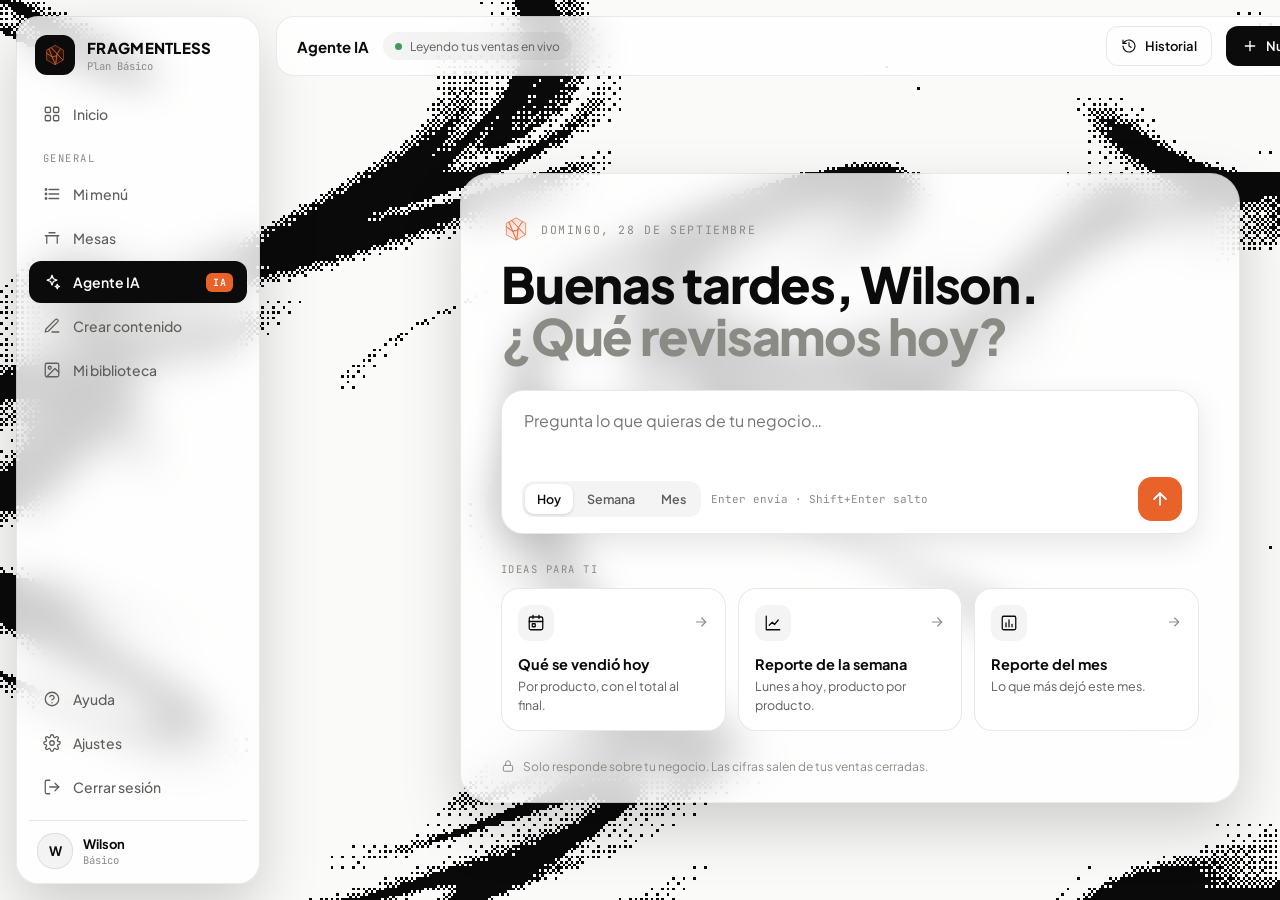
<file: panel/diseno/maquetas-agente-ia/1-bienvenida-claro.html>
<!doctype html>
<html lang="es">
<head>
<meta charset="utf-8">
<title>Agente IA — bienvenida</title>
</head>
<body>
<link rel="preconnect" href="https://fonts.googleapis.com">
<link href="https://fonts.googleapis.com/css2?family=Plus+Jakarta+Sans:wght@400;500;600;700;800&amp;family=JetBrains+Mono:wght@400;500&amp;display=swap" rel="stylesheet">
<style>
body{margin:0;background:#fafaf8;font-family:"Plus Jakarta Sans",system-ui,sans-serif;color:#0b0b0b}
.dither{image-rendering:pixelated}
.glass{backdrop-filter:blur(18px) saturate(1.1);-webkit-backdrop-filter:blur(18px) saturate(1.1)}
.mono{font-family:"JetBrains Mono",ui-monospace,monospace}
button{font-family:inherit;cursor:pointer}
a{color:#0b0b0b}a:hover{color:#E8622A}
</style>
<div style="position: relative; width: 1440px; height: 900px; overflow: hidden; background: #fafaf8">
<img class="dither" src="dither-claro.webp" alt="" style="position: absolute; left: 0; top: 0; width: 100%; height: 100%; object-fit: cover">
<nav aria-label="Menú del panel" class="glass" style="position: absolute; left: 16px; top: 16px; bottom: 16px; width: 244px; box-sizing: border-box; padding: 18px 12px 14px; display: flex; flex-direction: column; background: rgba(255,255,255,0.80); border: 1px solid rgba(0,0,0,0.08); border-radius: 22px; box-shadow: 0 24px 60px rgba(0,0,0,0.18)">
<div style="display: flex; align-items: center; gap: 12px; padding: 0 6px 18px">
<div style="width: 40px; height: 40px; border-radius: 12px; background: #0b0b0b; display: flex; align-items: center; justify-content: center">
<img src="logo.svg" alt="" style="width: 26px; height: 26px">
</div>
<div style="display: flex; flex-direction: column; gap: 2px">
<div style="font-size: 15px; font-weight: 800; letter-spacing: 0.02em">FRAGMENTLESS</div>
<div class="mono" style="font-size: 10.5px; color: #8b8b85">Plan Básico</div>
</div>
</div>
<div style="display: flex; flex-direction: column; gap: 2px">
<a href="#" style="display: flex; align-items: center; gap: 12px; height: 42px; padding: 0 14px; border-radius: 12px; background: transparent; color: #5f5f5a; text-decoration: none; font-size: 14px; font-weight: 500"><svg width="18" height="18" viewBox="0 0 24 24" fill="none" stroke="currentColor" stroke-width="1.7" stroke-linecap="round" stroke-linejoin="round" aria-hidden="true"><rect x="3" y="3" width="7" height="7" rx="1.5"></rect><rect x="14" y="3" width="7" height="7" rx="1.5"></rect><rect x="3" y="14" width="7" height="7" rx="1.5"></rect><rect x="14" y="14" width="7" height="7" rx="1.5"></rect></svg><span>Inicio</span></a>
<div class="mono" style="font-size: 10.5px; letter-spacing: 0.14em; color: #8b8b85; padding: 14px 14px 6px">GENERAL</div>
<a href="#" style="display: flex; align-items: center; gap: 12px; height: 42px; padding: 0 14px; border-radius: 12px; background: transparent; color: #5f5f5a; text-decoration: none; font-size: 14px; font-weight: 500"><svg width="18" height="18" viewBox="0 0 24 24" fill="none" stroke="currentColor" stroke-width="1.7" stroke-linecap="round" stroke-linejoin="round" aria-hidden="true"><path d="M8 6h13"></path><path d="M8 12h13"></path><path d="M8 18h13"></path><circle cx="4" cy="6" r="1"></circle><circle cx="4" cy="12" r="1"></circle><circle cx="4" cy="18" r="1"></circle></svg><span>Mi menú</span></a>
<a href="#" style="display: flex; align-items: center; gap: 12px; height: 42px; padding: 0 14px; border-radius: 12px; background: transparent; color: #5f5f5a; text-decoration: none; font-size: 14px; font-weight: 500"><svg width="18" height="18" viewBox="0 0 24 24" fill="none" stroke="currentColor" stroke-width="1.7" stroke-linecap="round" stroke-linejoin="round" aria-hidden="true"><path d="M3 9h18"></path><path d="M5 9v10"></path><path d="M19 9v10"></path><path d="M8 5h8"></path></svg><span>Mesas</span></a>
<a href="#" style="display: flex; align-items: center; gap: 12px; height: 42px; padding: 0 14px; border-radius: 12px; background: #0b0b0b; color: #ffffff; text-decoration: none; font-size: 14px; font-weight: 600"><svg width="18" height="18" viewBox="0 0 24 24" fill="none" stroke="currentColor" stroke-width="1.7" stroke-linecap="round" stroke-linejoin="round" aria-hidden="true"><path d="M12 3l1.8 4.7L18.5 9.5l-4.7 1.8L12 16l-1.8-4.7L5.5 9.5l4.7-1.8z"></path><path d="M19 15l.8 2.2L22 18l-2.2.8L19 21l-.8-2.2L16 18l2.2-.8z"></path></svg><span>Agente IA</span><span class="mono" style="margin-left: auto; font-size: 10px; padding: 3px 7px; border-radius: 6px; background: #E8622A; color: #ffffff; letter-spacing: 0.04em">IA</span></a>
<a href="#" style="display: flex; align-items: center; gap: 12px; height: 42px; padding: 0 14px; border-radius: 12px; background: transparent; color: #5f5f5a; text-decoration: none; font-size: 14px; font-weight: 500"><svg width="18" height="18" viewBox="0 0 24 24" fill="none" stroke="currentColor" stroke-width="1.7" stroke-linecap="round" stroke-linejoin="round" aria-hidden="true"><path d="M12 20h9"></path><path d="M16.5 3.5a2.1 2.1 0 0 1 3 3L7 19l-4 1 1-4z"></path></svg><span>Crear contenido</span></a>
<a href="#" style="display: flex; align-items: center; gap: 12px; height: 42px; padding: 0 14px; border-radius: 12px; background: transparent; color: #5f5f5a; text-decoration: none; font-size: 14px; font-weight: 500"><svg width="18" height="18" viewBox="0 0 24 24" fill="none" stroke="currentColor" stroke-width="1.7" stroke-linecap="round" stroke-linejoin="round" aria-hidden="true"><rect x="3" y="3" width="18" height="18" rx="2"></rect><circle cx="9" cy="9" r="2"></circle><path d="M21 15l-5-5L5 21"></path></svg><span>Mi biblioteca</span></a>
</div>
<div style="flex-grow: 1"></div>
<div style="display: flex; flex-direction: column; gap: 2px">
<a href="#" style="display: flex; align-items: center; gap: 12px; height: 42px; padding: 0 14px; border-radius: 12px; background: transparent; color: #5f5f5a; text-decoration: none; font-size: 14px; font-weight: 500"><svg width="18" height="18" viewBox="0 0 24 24" fill="none" stroke="currentColor" stroke-width="1.7" stroke-linecap="round" stroke-linejoin="round" aria-hidden="true"><circle cx="12" cy="12" r="9"></circle><path d="M9.1 9a3 3 0 0 1 5.8 1c0 2-3 3-3 3"></path><path d="M12 17h.01"></path></svg><span>Ayuda</span></a>
<a href="#" style="display: flex; align-items: center; gap: 12px; height: 42px; padding: 0 14px; border-radius: 12px; background: transparent; color: #5f5f5a; text-decoration: none; font-size: 14px; font-weight: 500"><svg width="18" height="18" viewBox="0 0 24 24" fill="none" stroke="currentColor" stroke-width="1.7" stroke-linecap="round" stroke-linejoin="round" aria-hidden="true"><circle cx="12" cy="12" r="3"></circle><path d="M19.4 15a1.7 1.7 0 0 0 .3 1.8l.1.1a2 2 0 1 1-2.8 2.8l-.1-.1a1.7 1.7 0 0 0-1.8-.3 1.7 1.7 0 0 0-1 1.5V21a2 2 0 1 1-4 0v-.1a1.7 1.7 0 0 0-1.1-1.5 1.7 1.7 0 0 0-1.8.3l-.1.1a2 2 0 1 1-2.8-2.8l.1-.1a1.7 1.7 0 0 0 .3-1.8 1.7 1.7 0 0 0-1.5-1H3a2 2 0 1 1 0-4h.1a1.7 1.7 0 0 0 1.5-1.1 1.7 1.7 0 0 0-.3-1.8l-.1-.1a2 2 0 1 1 2.8-2.8l.1.1a1.7 1.7 0 0 0 1.8.3H9a1.7 1.7 0 0 0 1-1.5V3a2 2 0 1 1 4 0v.1a1.7 1.7 0 0 0 1 1.5 1.7 1.7 0 0 0 1.8-.3l.1-.1a2 2 0 1 1 2.8 2.8l-.1.1a1.7 1.7 0 0 0-.3 1.8V9a1.7 1.7 0 0 0 1.5 1H21a2 2 0 1 1 0 4h-.1a1.7 1.7 0 0 0-1.5 1z"></path></svg><span>Ajustes</span></a>
<a href="#" style="display: flex; align-items: center; gap: 12px; height: 42px; padding: 0 14px; border-radius: 12px; background: transparent; color: #5f5f5a; text-decoration: none; font-size: 14px; font-weight: 500"><svg width="18" height="18" viewBox="0 0 24 24" fill="none" stroke="currentColor" stroke-width="1.7" stroke-linecap="round" stroke-linejoin="round" aria-hidden="true"><path d="M9 21H5a2 2 0 0 1-2-2V5a2 2 0 0 1 2-2h4"></path><path d="M16 17l5-5-5-5"></path><path d="M21 12H9"></path></svg><span>Cerrar sesión</span></a>
</div>
<div style="margin-top: 12px; padding: 12px 8px 0; border-top: 1px solid rgba(0,0,0,0.09); display: flex; align-items: center; gap: 10px">
<div style="width: 34px; height: 34px; border-radius: 17px; background: rgba(0,0,0,0.045); border: 1px solid rgba(0,0,0,0.09); display: flex; align-items: center; justify-content: center; font-weight: 700; font-size: 13px">W</div>
<div style="display: flex; flex-direction: column; gap: 1px">
<div style="font-size: 13px; font-weight: 700">Wilson</div>
<div class="mono" style="font-size: 10.5px; color: #8b8b85">Básico</div>
</div>
</div>
</nav>
<header class="glass" style="position: absolute; left: 276px; right: 16px; top: 16px; height: 60px; box-sizing: border-box; padding: 0 12px 0 20px; display: flex; align-items: center; gap: 14px; background: rgba(255,255,255,0.80); border: 1px solid rgba(0,0,0,0.08); border-radius: 18px">
<div style="font-size: 15px; font-weight: 700">Agente IA</div>
<div style="display: flex; align-items: center; gap: 8px; height: 28px; padding: 0 12px; border-radius: 14px; background: rgba(0,0,0,0.045); font-size: 12px; color: #5f5f5a">
<span style="width: 7px; height: 7px; border-radius: 4px; background: #3f9b5a"></span>Leyendo tus ventas en vivo</div>
<div style="flex-grow: 1"></div>
<button type="button" style="display: flex; align-items: center; gap: 8px; height: 40px; padding: 0 14px; border-radius: 12px; border: 1px solid rgba(0,0,0,0.09); background: transparent; color: #0b0b0b; font-size: 13px; font-weight: 600"><svg width="16" height="16" viewBox="0 0 24 24" fill="none" stroke="currentColor" stroke-width="1.7" stroke-linecap="round" stroke-linejoin="round" aria-hidden="true"><path d="M3 12a9 9 0 1 0 3-6.7L3 8"></path><path d="M3 3v5h5"></path><path d="M12 7v5l3 2"></path></svg>Historial</button>
<button type="button" style="display: flex; align-items: center; gap: 8px; height: 40px; padding: 0 16px; border-radius: 12px; border: 0; background: #0b0b0b; color: #ffffff; font-size: 13px; font-weight: 600"><svg width="16" height="16" viewBox="0 0 24 24" fill="none" stroke="currentColor" stroke-width="2" stroke-linecap="round" stroke-linejoin="round" aria-hidden="true"><path d="M12 5v14"></path><path d="M5 12h14"></path></svg>Nueva conversación</button>
</header>
<main style="position: absolute; left: 276px; right: 16px; top: 92px; bottom: 16px; display: flex; align-items: center; justify-content: center">
<section class="glass" style="width: 780px; box-sizing: border-box; padding: 40px 40px 28px; display: flex; flex-direction: column; gap: 28px; background: rgba(255,255,255,0.80); border: 1px solid rgba(0,0,0,0.08); border-radius: 30px; box-shadow: 0 24px 60px rgba(0,0,0,0.18)">
<div style="display: flex; flex-direction: column; gap: 14px">
<div style="display: flex; align-items: center; gap: 10px">
<img src="logo.svg" alt="" style="width: 30px; height: 30px">
<span class="mono" style="font-size: 11.5px; letter-spacing: 0.14em; color: #8b8b85">DOMINGO, 28 DE SEPTIEMBRE</span>
</div>
<h1 style="margin: 0; font-size: 50px; line-height: 1.04; font-weight: 800; letter-spacing: -0.025em">Buenas tardes, Wilson.<br><span style="color: #8b8b85">¿Qué revisamos hoy?</span></h1>
</div>
<div style="position: relative; background: #ffffff; border: 1px solid rgba(0,0,0,0.09); border-radius: 22px; box-shadow: 0 10px 30px rgba(0,0,0,0.10); padding: 16px 16px 12px 20px; display: flex; flex-direction: column; gap: 18px">
<label for="pregunta" style="position: absolute; width: 1px; height: 1px; overflow: hidden; clip: rect(0 0 0 0)">Tu pregunta</label>
<textarea id="pregunta" rows="2" placeholder="Pregunta lo que quieras de tu negocio…" style="resize: none; border: 0; outline: none; background: transparent; color: #0b0b0b; font-family: inherit; font-size: 16px; line-height: 1.5"></textarea>
<div style="display: flex; align-items: center; gap: 10px">
<div role="group" aria-label="Periodo" style="display: flex; gap: 2px; padding: 3px; border-radius: 12px; background: rgba(0,0,0,0.045)"><button type="button" style="height: 30px; padding: 0 12px; border-radius: 9px; border: 0; font-size: 12.5px; font-weight: 600; background: #ffffff; color: #0b0b0b; box-shadow: 0 1px 3px rgba(0,0,0,0.15)">Hoy</button><button type="button" style="height: 30px; padding: 0 12px; border-radius: 9px; border: 0; font-size: 12.5px; font-weight: 600; background: transparent; color: #5f5f5a; box-shadow: none">Semana</button><button type="button" style="height: 30px; padding: 0 12px; border-radius: 9px; border: 0; font-size: 12.5px; font-weight: 600; background: transparent; color: #5f5f5a; box-shadow: none">Mes</button></div>
<span class="mono" style="font-size: 11px; color: #8b8b85">Enter envía · Shift+Enter salto</span>
<div style="flex-grow: 1"></div>
<button type="button" aria-label="Enviar" style="width: 44px; height: 44px; border-radius: 14px; border: 0; background: #E8622A; color: #ffffff; display: flex; align-items: center; justify-content: center"><svg width="20" height="20" viewBox="0 0 24 24" fill="none" stroke="currentColor" stroke-width="2.2" stroke-linecap="round" stroke-linejoin="round" aria-hidden="true"><path d="M12 19V5"></path><path d="M5 12l7-7 7 7"></path></svg></button>
</div>
</div>
<div style="display: flex; flex-direction: column; gap: 12px">
<div class="mono" style="font-size: 10.5px; letter-spacing: 0.14em; color: #8b8b85">IDEAS PARA TI</div>
<div style="display: grid; grid-template-columns: repeat(3, minmax(0, 1fr)); gap: 12px">
<button type="button" style="text-align: left; display: flex; flex-direction: column; gap: 14px; padding: 16px; border-radius: 18px; border: 1px solid rgba(0,0,0,0.09); background: #ffffff; color: #0b0b0b">
<div style="display: flex; align-items: center; justify-content: space-between; width: 100%">
<div style="width: 36px; height: 36px; border-radius: 11px; background: rgba(0,0,0,0.045); display: flex; align-items: center; justify-content: center"><svg width="18" height="18" viewBox="0 0 24 24" fill="none" stroke="currentColor" stroke-width="1.7" stroke-linecap="round" stroke-linejoin="round" aria-hidden="true"><rect x="3" y="4" width="18" height="17" rx="2"></rect><path d="M16 2v4"></path><path d="M8 2v4"></path><path d="M3 10h18"></path><rect x="7" y="13" width="4" height="4" rx="0.5"></rect></svg></div>
<span style="color: #8b8b85"><svg width="16" height="16" viewBox="0 0 24 24" fill="none" stroke="currentColor" stroke-width="1.7" stroke-linecap="round" stroke-linejoin="round" aria-hidden="true"><path d="M5 12h14"></path><path d="M13 6l6 6-6 6"></path></svg></span>
</div>
<div style="display: flex; flex-direction: column; gap: 4px">
<div style="font-size: 14.5px; font-weight: 700">Qué se vendió hoy</div>
<div style="font-size: 12.5px; line-height: 1.45; color: #5f5f5a">Por producto, con el total al final.</div>
</div>
</button>
<button type="button" style="text-align: left; display: flex; flex-direction: column; gap: 14px; padding: 16px; border-radius: 18px; border: 1px solid rgba(0,0,0,0.09); background: #ffffff; color: #0b0b0b">
<div style="display: flex; align-items: center; justify-content: space-between; width: 100%">
<div style="width: 36px; height: 36px; border-radius: 11px; background: rgba(0,0,0,0.045); display: flex; align-items: center; justify-content: center"><svg width="18" height="18" viewBox="0 0 24 24" fill="none" stroke="currentColor" stroke-width="1.7" stroke-linecap="round" stroke-linejoin="round" aria-hidden="true"><path d="M3 3v18h18"></path><path d="M7 15l4-4 3 3 5-6"></path></svg></div>
<span style="color: #8b8b85"><svg width="16" height="16" viewBox="0 0 24 24" fill="none" stroke="currentColor" stroke-width="1.7" stroke-linecap="round" stroke-linejoin="round" aria-hidden="true"><path d="M5 12h14"></path><path d="M13 6l6 6-6 6"></path></svg></span>
</div>
<div style="display: flex; flex-direction: column; gap: 4px">
<div style="font-size: 14.5px; font-weight: 700">Reporte de la semana</div>
<div style="font-size: 12.5px; line-height: 1.45; color: #5f5f5a">Lunes a hoy, producto por producto.</div>
</div>
</button>
<button type="button" style="text-align: left; display: flex; flex-direction: column; gap: 14px; padding: 16px; border-radius: 18px; border: 1px solid rgba(0,0,0,0.09); background: #ffffff; color: #0b0b0b">
<div style="display: flex; align-items: center; justify-content: space-between; width: 100%">
<div style="width: 36px; height: 36px; border-radius: 11px; background: rgba(0,0,0,0.045); display: flex; align-items: center; justify-content: center"><svg width="18" height="18" viewBox="0 0 24 24" fill="none" stroke="currentColor" stroke-width="1.7" stroke-linecap="round" stroke-linejoin="round" aria-hidden="true"><rect x="3" y="3" width="18" height="18" rx="2"></rect><path d="M8 17v-5"></path><path d="M12 17V8"></path><path d="M16 17v-3"></path></svg></div>
<span style="color: #8b8b85"><svg width="16" height="16" viewBox="0 0 24 24" fill="none" stroke="currentColor" stroke-width="1.7" stroke-linecap="round" stroke-linejoin="round" aria-hidden="true"><path d="M5 12h14"></path><path d="M13 6l6 6-6 6"></path></svg></span>
</div>
<div style="display: flex; flex-direction: column; gap: 4px">
<div style="font-size: 14.5px; font-weight: 700">Reporte del mes</div>
<div style="font-size: 12.5px; line-height: 1.45; color: #5f5f5a">Lo que más dejó este mes.</div>
</div>
</button>
</div>
</div>
<div style="display: flex; align-items: center; gap: 8px; font-size: 12px; color: #8b8b85"><svg width="14" height="14" viewBox="0 0 24 24" fill="none" stroke="currentColor" stroke-width="1.7" stroke-linecap="round" stroke-linejoin="round" aria-hidden="true"><rect x="4" y="11" width="16" height="10" rx="2"></rect><path d="M8 11V7a4 4 0 0 1 8 0v4"></path></svg>Solo responde sobre tu negocio. Las cifras salen de tus ventas cerradas.</div>
</section>
</main>
</div>
</body>
</html>
</file>
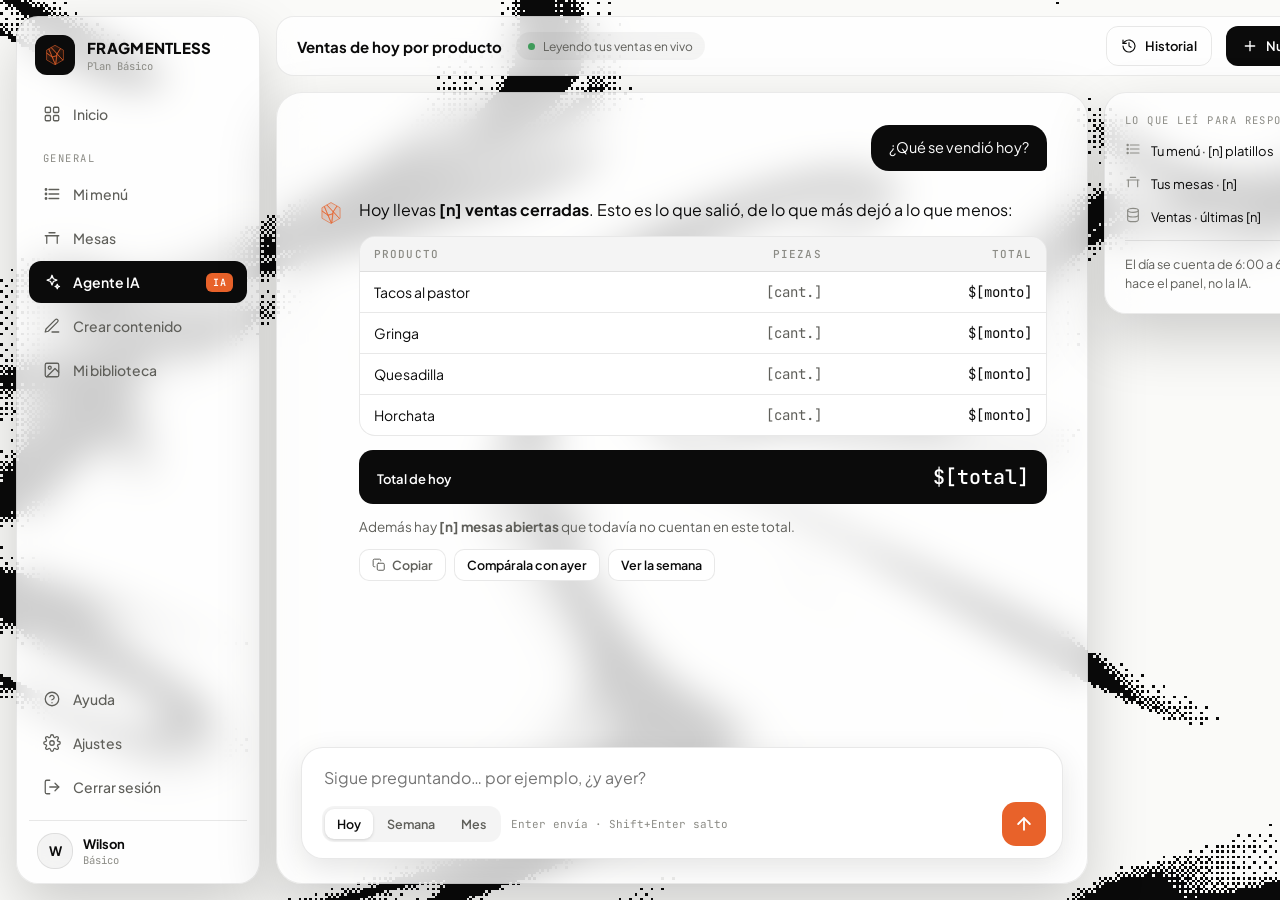
<file: panel/diseno/maquetas-agente-ia/2-conversacion-claro.html>
<!doctype html>
<html lang="es">
<head>
<meta charset="utf-8">
<title>Agente IA — conversación</title>
</head>
<body>
<link rel="preconnect" href="https://fonts.googleapis.com">
<link href="https://fonts.googleapis.com/css2?family=Plus+Jakarta+Sans:wght@400;500;600;700;800&amp;family=JetBrains+Mono:wght@400;500&amp;display=swap" rel="stylesheet">
<style>
body{margin:0;background:#fafaf8;font-family:"Plus Jakarta Sans",system-ui,sans-serif;color:#0b0b0b}
.dither{image-rendering:pixelated}
.glass{backdrop-filter:blur(18px) saturate(1.1);-webkit-backdrop-filter:blur(18px) saturate(1.1)}
.mono{font-family:"JetBrains Mono",ui-monospace,monospace}
button{font-family:inherit;cursor:pointer}
a{color:#0b0b0b}a:hover{color:#E8622A}
</style>
<div style="position: relative; width: 1440px; height: 900px; overflow: hidden; background: #fafaf8">
<img class="dither" src="dither-claro.webp" alt="" style="position: absolute; left: 0; top: 0; width: 100%; height: 100%; object-fit: cover">
<nav aria-label="Menú del panel" class="glass" style="position: absolute; left: 16px; top: 16px; bottom: 16px; width: 244px; box-sizing: border-box; padding: 18px 12px 14px; display: flex; flex-direction: column; background: rgba(255,255,255,0.80); border: 1px solid rgba(0,0,0,0.08); border-radius: 22px; box-shadow: 0 24px 60px rgba(0,0,0,0.18)">
<div style="display: flex; align-items: center; gap: 12px; padding: 0 6px 18px">
<div style="width: 40px; height: 40px; border-radius: 12px; background: #0b0b0b; display: flex; align-items: center; justify-content: center">
<img src="logo.svg" alt="" style="width: 26px; height: 26px">
</div>
<div style="display: flex; flex-direction: column; gap: 2px">
<div style="font-size: 15px; font-weight: 800; letter-spacing: 0.02em">FRAGMENTLESS</div>
<div class="mono" style="font-size: 10.5px; color: #8b8b85">Plan Básico</div>
</div>
</div>
<div style="display: flex; flex-direction: column; gap: 2px">
<a href="#" style="display: flex; align-items: center; gap: 12px; height: 42px; padding: 0 14px; border-radius: 12px; background: transparent; color: #5f5f5a; text-decoration: none; font-size: 14px; font-weight: 500"><svg width="18" height="18" viewBox="0 0 24 24" fill="none" stroke="currentColor" stroke-width="1.7" stroke-linecap="round" stroke-linejoin="round" aria-hidden="true"><rect x="3" y="3" width="7" height="7" rx="1.5"></rect><rect x="14" y="3" width="7" height="7" rx="1.5"></rect><rect x="3" y="14" width="7" height="7" rx="1.5"></rect><rect x="14" y="14" width="7" height="7" rx="1.5"></rect></svg><span>Inicio</span></a>
<div class="mono" style="font-size: 10.5px; letter-spacing: 0.14em; color: #8b8b85; padding: 14px 14px 6px">GENERAL</div>
<a href="#" style="display: flex; align-items: center; gap: 12px; height: 42px; padding: 0 14px; border-radius: 12px; background: transparent; color: #5f5f5a; text-decoration: none; font-size: 14px; font-weight: 500"><svg width="18" height="18" viewBox="0 0 24 24" fill="none" stroke="currentColor" stroke-width="1.7" stroke-linecap="round" stroke-linejoin="round" aria-hidden="true"><path d="M8 6h13"></path><path d="M8 12h13"></path><path d="M8 18h13"></path><circle cx="4" cy="6" r="1"></circle><circle cx="4" cy="12" r="1"></circle><circle cx="4" cy="18" r="1"></circle></svg><span>Mi menú</span></a>
<a href="#" style="display: flex; align-items: center; gap: 12px; height: 42px; padding: 0 14px; border-radius: 12px; background: transparent; color: #5f5f5a; text-decoration: none; font-size: 14px; font-weight: 500"><svg width="18" height="18" viewBox="0 0 24 24" fill="none" stroke="currentColor" stroke-width="1.7" stroke-linecap="round" stroke-linejoin="round" aria-hidden="true"><path d="M3 9h18"></path><path d="M5 9v10"></path><path d="M19 9v10"></path><path d="M8 5h8"></path></svg><span>Mesas</span></a>
<a href="#" style="display: flex; align-items: center; gap: 12px; height: 42px; padding: 0 14px; border-radius: 12px; background: #0b0b0b; color: #ffffff; text-decoration: none; font-size: 14px; font-weight: 600"><svg width="18" height="18" viewBox="0 0 24 24" fill="none" stroke="currentColor" stroke-width="1.7" stroke-linecap="round" stroke-linejoin="round" aria-hidden="true"><path d="M12 3l1.8 4.7L18.5 9.5l-4.7 1.8L12 16l-1.8-4.7L5.5 9.5l4.7-1.8z"></path><path d="M19 15l.8 2.2L22 18l-2.2.8L19 21l-.8-2.2L16 18l2.2-.8z"></path></svg><span>Agente IA</span><span class="mono" style="margin-left: auto; font-size: 10px; padding: 3px 7px; border-radius: 6px; background: #E8622A; color: #ffffff; letter-spacing: 0.04em">IA</span></a>
<a href="#" style="display: flex; align-items: center; gap: 12px; height: 42px; padding: 0 14px; border-radius: 12px; background: transparent; color: #5f5f5a; text-decoration: none; font-size: 14px; font-weight: 500"><svg width="18" height="18" viewBox="0 0 24 24" fill="none" stroke="currentColor" stroke-width="1.7" stroke-linecap="round" stroke-linejoin="round" aria-hidden="true"><path d="M12 20h9"></path><path d="M16.5 3.5a2.1 2.1 0 0 1 3 3L7 19l-4 1 1-4z"></path></svg><span>Crear contenido</span></a>
<a href="#" style="display: flex; align-items: center; gap: 12px; height: 42px; padding: 0 14px; border-radius: 12px; background: transparent; color: #5f5f5a; text-decoration: none; font-size: 14px; font-weight: 500"><svg width="18" height="18" viewBox="0 0 24 24" fill="none" stroke="currentColor" stroke-width="1.7" stroke-linecap="round" stroke-linejoin="round" aria-hidden="true"><rect x="3" y="3" width="18" height="18" rx="2"></rect><circle cx="9" cy="9" r="2"></circle><path d="M21 15l-5-5L5 21"></path></svg><span>Mi biblioteca</span></a>
</div>
<div style="flex-grow: 1"></div>
<div style="display: flex; flex-direction: column; gap: 2px">
<a href="#" style="display: flex; align-items: center; gap: 12px; height: 42px; padding: 0 14px; border-radius: 12px; background: transparent; color: #5f5f5a; text-decoration: none; font-size: 14px; font-weight: 500"><svg width="18" height="18" viewBox="0 0 24 24" fill="none" stroke="currentColor" stroke-width="1.7" stroke-linecap="round" stroke-linejoin="round" aria-hidden="true"><circle cx="12" cy="12" r="9"></circle><path d="M9.1 9a3 3 0 0 1 5.8 1c0 2-3 3-3 3"></path><path d="M12 17h.01"></path></svg><span>Ayuda</span></a>
<a href="#" style="display: flex; align-items: center; gap: 12px; height: 42px; padding: 0 14px; border-radius: 12px; background: transparent; color: #5f5f5a; text-decoration: none; font-size: 14px; font-weight: 500"><svg width="18" height="18" viewBox="0 0 24 24" fill="none" stroke="currentColor" stroke-width="1.7" stroke-linecap="round" stroke-linejoin="round" aria-hidden="true"><circle cx="12" cy="12" r="3"></circle><path d="M19.4 15a1.7 1.7 0 0 0 .3 1.8l.1.1a2 2 0 1 1-2.8 2.8l-.1-.1a1.7 1.7 0 0 0-1.8-.3 1.7 1.7 0 0 0-1 1.5V21a2 2 0 1 1-4 0v-.1a1.7 1.7 0 0 0-1.1-1.5 1.7 1.7 0 0 0-1.8.3l-.1.1a2 2 0 1 1-2.8-2.8l.1-.1a1.7 1.7 0 0 0 .3-1.8 1.7 1.7 0 0 0-1.5-1H3a2 2 0 1 1 0-4h.1a1.7 1.7 0 0 0 1.5-1.1 1.7 1.7 0 0 0-.3-1.8l-.1-.1a2 2 0 1 1 2.8-2.8l.1.1a1.7 1.7 0 0 0 1.8.3H9a1.7 1.7 0 0 0 1-1.5V3a2 2 0 1 1 4 0v.1a1.7 1.7 0 0 0 1 1.5 1.7 1.7 0 0 0 1.8-.3l.1-.1a2 2 0 1 1 2.8 2.8l-.1.1a1.7 1.7 0 0 0-.3 1.8V9a1.7 1.7 0 0 0 1.5 1H21a2 2 0 1 1 0 4h-.1a1.7 1.7 0 0 0-1.5 1z"></path></svg><span>Ajustes</span></a>
<a href="#" style="display: flex; align-items: center; gap: 12px; height: 42px; padding: 0 14px; border-radius: 12px; background: transparent; color: #5f5f5a; text-decoration: none; font-size: 14px; font-weight: 500"><svg width="18" height="18" viewBox="0 0 24 24" fill="none" stroke="currentColor" stroke-width="1.7" stroke-linecap="round" stroke-linejoin="round" aria-hidden="true"><path d="M9 21H5a2 2 0 0 1-2-2V5a2 2 0 0 1 2-2h4"></path><path d="M16 17l5-5-5-5"></path><path d="M21 12H9"></path></svg><span>Cerrar sesión</span></a>
</div>
<div style="margin-top: 12px; padding: 12px 8px 0; border-top: 1px solid rgba(0,0,0,0.09); display: flex; align-items: center; gap: 10px">
<div style="width: 34px; height: 34px; border-radius: 17px; background: rgba(0,0,0,0.045); border: 1px solid rgba(0,0,0,0.09); display: flex; align-items: center; justify-content: center; font-weight: 700; font-size: 13px">W</div>
<div style="display: flex; flex-direction: column; gap: 1px">
<div style="font-size: 13px; font-weight: 700">Wilson</div>
<div class="mono" style="font-size: 10.5px; color: #8b8b85">Básico</div>
</div>
</div>
</nav>
<header class="glass" style="position: absolute; left: 276px; right: 16px; top: 16px; height: 60px; box-sizing: border-box; padding: 0 12px 0 20px; display: flex; align-items: center; gap: 14px; background: rgba(255,255,255,0.80); border: 1px solid rgba(0,0,0,0.08); border-radius: 18px">
<div style="font-size: 15px; font-weight: 700">Ventas de hoy por producto</div>
<div style="display: flex; align-items: center; gap: 8px; height: 28px; padding: 0 12px; border-radius: 14px; background: rgba(0,0,0,0.045); font-size: 12px; color: #5f5f5a">
<span style="width: 7px; height: 7px; border-radius: 4px; background: #3f9b5a"></span>Leyendo tus ventas en vivo</div>
<div style="flex-grow: 1"></div>
<button type="button" style="display: flex; align-items: center; gap: 8px; height: 40px; padding: 0 14px; border-radius: 12px; border: 1px solid rgba(0,0,0,0.09); background: transparent; color: #0b0b0b; font-size: 13px; font-weight: 600"><svg width="16" height="16" viewBox="0 0 24 24" fill="none" stroke="currentColor" stroke-width="1.7" stroke-linecap="round" stroke-linejoin="round" aria-hidden="true"><path d="M3 12a9 9 0 1 0 3-6.7L3 8"></path><path d="M3 3v5h5"></path><path d="M12 7v5l3 2"></path></svg>Historial</button>
<button type="button" style="display: flex; align-items: center; gap: 8px; height: 40px; padding: 0 16px; border-radius: 12px; border: 0; background: #0b0b0b; color: #ffffff; font-size: 13px; font-weight: 600"><svg width="16" height="16" viewBox="0 0 24 24" fill="none" stroke="currentColor" stroke-width="2" stroke-linecap="round" stroke-linejoin="round" aria-hidden="true"><path d="M12 5v14"></path><path d="M5 12h14"></path></svg>Nueva conversación</button>
</header>
<main class="glass" style="position: absolute; left: 276px; top: 92px; bottom: 16px; width: 812px; box-sizing: border-box; display: flex; flex-direction: column; background: rgba(255,255,255,0.80); border: 1px solid rgba(0,0,0,0.08); border-radius: 26px; box-shadow: 0 24px 60px rgba(0,0,0,0.18)">
<div style="flex-grow: 1; overflow: hidden; padding: 32px 40px 16px; display: flex; flex-direction: column; gap: 26px">
<div style="align-self: flex-end; max-width: 460px; padding: 12px 18px; border-radius: 18px 18px 6px 18px; background: #0b0b0b; color: #ffffff; font-size: 14.5px; line-height: 1.5">¿Qué se vendió hoy?</div>
<div style="display: flex; gap: 14px">
<img src="logo.svg" alt="" style="width: 28px; height: 28px; margin-top: 2px">
<div style="flex-grow: 1; display: flex; flex-direction: column; gap: 14px">
<div style="font-size: 16px; line-height: 1.6">Hoy llevas <b>[n] ventas cerradas</b>. Esto es lo que salió, de lo que más dejó a lo que menos:</div>
<div style="border: 1px solid rgba(0,0,0,0.09); border-radius: 16px; overflow: hidden; background: #ffffff">
<table style="width: 100%; border-collapse: collapse; font-size: 14px">
<thead><tr style="background: rgba(0,0,0,0.045)"><th scope="col" class="mono" style="text-align: left; padding: 10px 14px; font-size: 11px; font-weight: 500; letter-spacing: 0.1em; color: #8b8b85">PRODUCTO</th><th scope="col" class="mono" style="text-align: right; padding: 10px 14px; font-size: 11px; font-weight: 500; letter-spacing: 0.1em; color: #8b8b85">PIEZAS</th><th scope="col" class="mono" style="text-align: right; padding: 10px 14px; font-size: 11px; font-weight: 500; letter-spacing: 0.1em; color: #8b8b85">TOTAL</th></tr></thead>
<tbody><tr><td style="padding: 11px 14px; border-top: 1px solid rgba(0,0,0,0.09)">Tacos al pastor</td><td class="mono" style="padding: 11px 14px; border-top: 1px solid rgba(0,0,0,0.09); text-align: right; color: #5f5f5a">[cant.]</td><td class="mono" style="padding: 11px 14px; border-top: 1px solid rgba(0,0,0,0.09); text-align: right">$[monto]</td></tr><tr><td style="padding: 11px 14px; border-top: 1px solid rgba(0,0,0,0.09)">Gringa</td><td class="mono" style="padding: 11px 14px; border-top: 1px solid rgba(0,0,0,0.09); text-align: right; color: #5f5f5a">[cant.]</td><td class="mono" style="padding: 11px 14px; border-top: 1px solid rgba(0,0,0,0.09); text-align: right">$[monto]</td></tr><tr><td style="padding: 11px 14px; border-top: 1px solid rgba(0,0,0,0.09)">Quesadilla</td><td class="mono" style="padding: 11px 14px; border-top: 1px solid rgba(0,0,0,0.09); text-align: right; color: #5f5f5a">[cant.]</td><td class="mono" style="padding: 11px 14px; border-top: 1px solid rgba(0,0,0,0.09); text-align: right">$[monto]</td></tr><tr><td style="padding: 11px 14px; border-top: 1px solid rgba(0,0,0,0.09)">Horchata</td><td class="mono" style="padding: 11px 14px; border-top: 1px solid rgba(0,0,0,0.09); text-align: right; color: #5f5f5a">[cant.]</td><td class="mono" style="padding: 11px 14px; border-top: 1px solid rgba(0,0,0,0.09); text-align: right">$[monto]</td></tr></tbody>
</table>
</div>
<div style="display: flex; align-items: baseline; justify-content: space-between; padding: 14px 18px; border-radius: 14px; background: #0b0b0b; color: #ffffff">
<span style="font-size: 13px; font-weight: 600">Total de hoy</span><span class="mono" style="font-size: 20px; font-weight: 500">$[total]</span></div>
<div style="font-size: 13.5px; color: #5f5f5a">Además hay <b>[n] mesas abiertas</b> que todavía no cuentan en este total.</div>
<div style="display: flex; gap: 8px">
<button type="button" style="display: flex; align-items: center; gap: 6px; height: 32px; padding: 0 12px; border-radius: 10px; border: 1px solid rgba(0,0,0,0.09); background: #ffffff; color: #5f5f5a; font-size: 12.5px; font-weight: 600"><svg width="14" height="14" viewBox="0 0 24 24" fill="none" stroke="currentColor" stroke-width="1.7" stroke-linecap="round" stroke-linejoin="round" aria-hidden="true"><rect x="9" y="9" width="12" height="12" rx="2"></rect><path d="M5 15H4a2 2 0 0 1-2-2V4a2 2 0 0 1 2-2h9a2 2 0 0 1 2 2v1"></path></svg>Copiar</button>
<button type="button" style="height: 32px; padding: 0 12px; border-radius: 10px; border: 1px solid rgba(0,0,0,0.09); background: #ffffff; color: #0b0b0b; font-size: 12.5px; font-weight: 600">Compárala con ayer</button>
<button type="button" style="height: 32px; padding: 0 12px; border-radius: 10px; border: 1px solid rgba(0,0,0,0.09); background: #ffffff; color: #0b0b0b; font-size: 12.5px; font-weight: 600">Ver la semana</button>
</div>
</div>
</div>
</div>
<div style="padding: 0 24px 24px"><div style="position: relative; background: #ffffff; border: 1px solid rgba(0,0,0,0.09); border-radius: 22px; box-shadow: 0 10px 30px rgba(0,0,0,0.10); padding: 16px 16px 12px 20px; display: flex; flex-direction: column; gap: 10px">
<label for="pregunta-chat" style="position: absolute; width: 1px; height: 1px; overflow: hidden; clip: rect(0 0 0 0)">Tu pregunta</label>
<textarea id="pregunta-chat" rows="1" placeholder="Sigue preguntando… por ejemplo, ¿y ayer?" style="resize: none; border: 0; outline: none; background: transparent; color: #0b0b0b; font-family: inherit; font-size: 16px; line-height: 1.5"></textarea>
<div style="display: flex; align-items: center; gap: 10px">
<div role="group" aria-label="Periodo" style="display: flex; gap: 2px; padding: 3px; border-radius: 12px; background: rgba(0,0,0,0.045)"><button type="button" style="height: 30px; padding: 0 12px; border-radius: 9px; border: 0; font-size: 12.5px; font-weight: 600; background: #ffffff; color: #0b0b0b; box-shadow: 0 1px 3px rgba(0,0,0,0.15)">Hoy</button><button type="button" style="height: 30px; padding: 0 12px; border-radius: 9px; border: 0; font-size: 12.5px; font-weight: 600; background: transparent; color: #5f5f5a; box-shadow: none">Semana</button><button type="button" style="height: 30px; padding: 0 12px; border-radius: 9px; border: 0; font-size: 12.5px; font-weight: 600; background: transparent; color: #5f5f5a; box-shadow: none">Mes</button></div>
<span class="mono" style="font-size: 11px; color: #8b8b85">Enter envía · Shift+Enter salto</span>
<div style="flex-grow: 1"></div>
<button type="button" aria-label="Enviar" style="width: 44px; height: 44px; border-radius: 14px; border: 0; background: #E8622A; color: #ffffff; display: flex; align-items: center; justify-content: center"><svg width="20" height="20" viewBox="0 0 24 24" fill="none" stroke="currentColor" stroke-width="2.2" stroke-linecap="round" stroke-linejoin="round" aria-hidden="true"><path d="M12 19V5"></path><path d="M5 12l7-7 7 7"></path></svg></button>
</div>
</div></div>
</main>
<aside class="glass" style="position: absolute; left: 1104px; right: 16px; top: 92px; box-sizing: border-box; padding: 20px; display: flex; flex-direction: column; gap: 14px; background: rgba(255,255,255,0.80); border: 1px solid rgba(0,0,0,0.08); border-radius: 22px; box-shadow: 0 24px 60px rgba(0,0,0,0.18)">
<div class="mono" style="font-size: 10.5px; letter-spacing: 0.14em; color: #8b8b85">LO QUE LEÍ PARA RESPONDER</div>
<div style="display: flex; align-items: center; gap: 10px; font-size: 13px"><span style="color: #8b8b85"><svg width="16" height="16" viewBox="0 0 24 24" fill="none" stroke="currentColor" stroke-width="1.7" stroke-linecap="round" stroke-linejoin="round" aria-hidden="true"><path d="M8 6h13"></path><path d="M8 12h13"></path><path d="M8 18h13"></path><circle cx="4" cy="6" r="1"></circle><circle cx="4" cy="12" r="1"></circle><circle cx="4" cy="18" r="1"></circle></svg></span>Tu menú · [n] platillos</div>
<div style="display: flex; align-items: center; gap: 10px; font-size: 13px"><span style="color: #8b8b85"><svg width="16" height="16" viewBox="0 0 24 24" fill="none" stroke="currentColor" stroke-width="1.7" stroke-linecap="round" stroke-linejoin="round" aria-hidden="true"><path d="M3 9h18"></path><path d="M5 9v10"></path><path d="M19 9v10"></path><path d="M8 5h8"></path></svg></span>Tus mesas · [n]</div>
<div style="display: flex; align-items: center; gap: 10px; font-size: 13px"><span style="color: #8b8b85"><svg width="16" height="16" viewBox="0 0 24 24" fill="none" stroke="currentColor" stroke-width="1.7" stroke-linecap="round" stroke-linejoin="round" aria-hidden="true"><ellipse cx="12" cy="5" rx="8" ry="3"></ellipse><path d="M4 5v14c0 1.7 3.6 3 8 3s8-1.3 8-3V5"></path><path d="M4 12c0 1.7 3.6 3 8 3s8-1.3 8-3"></path></svg></span>Ventas · últimas [n]</div>
<div style="height: 1px; background: rgba(0,0,0,0.09)"></div>
<div style="font-size: 12.5px; line-height: 1.5; color: #5f5f5a">El día se cuenta de 6:00 a 6:00. Las sumas las hace el panel, no la IA.</div>
</aside>
</div>
</body>
</html>
</file>
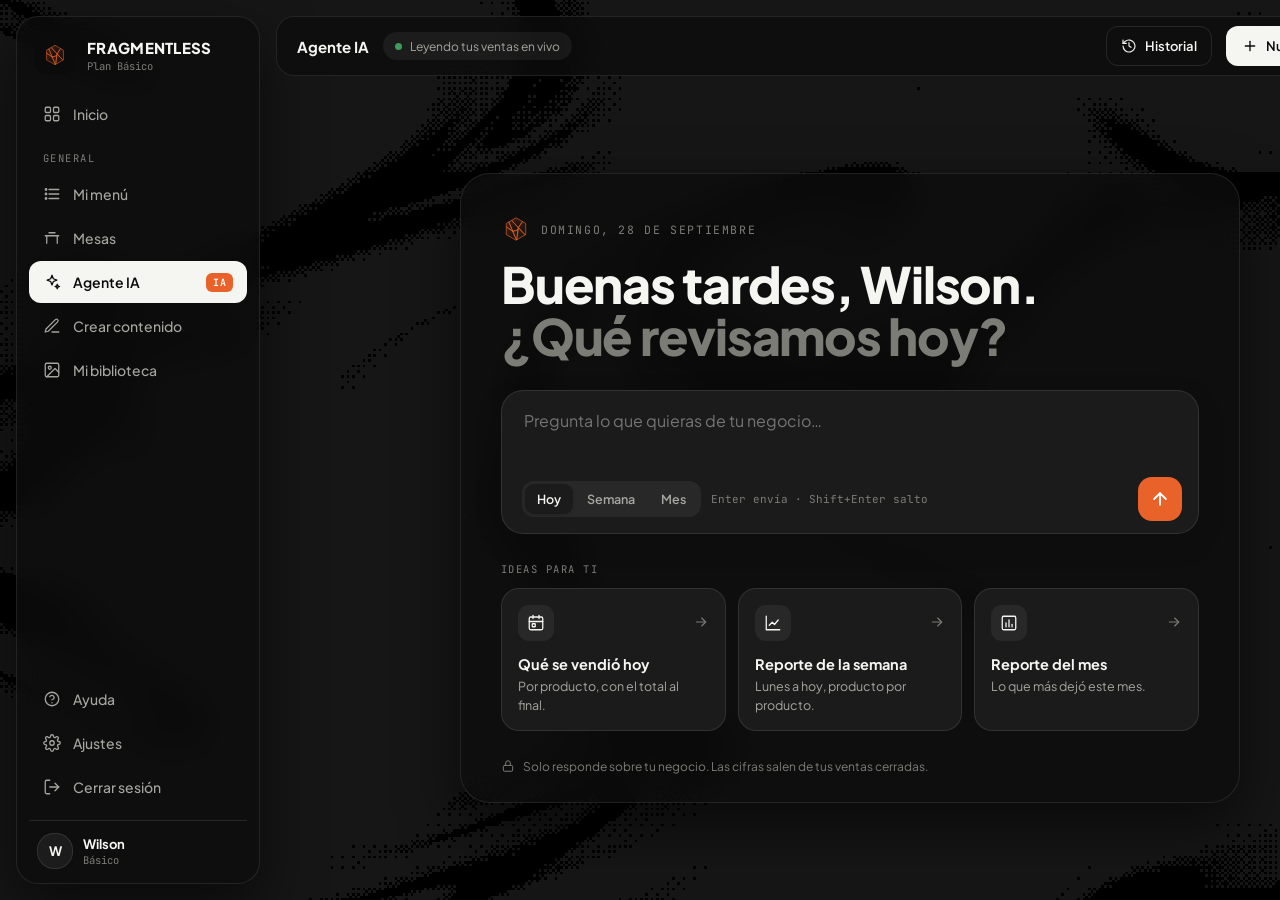
<file: panel/diseno/maquetas-agente-ia/3-bienvenida-oscuro.html>
<!doctype html>
<html lang="es">
<head>
<meta charset="utf-8">
<title>Agente IA — bienvenida</title>
</head>
<body>
<link rel="preconnect" href="https://fonts.googleapis.com">
<link href="https://fonts.googleapis.com/css2?family=Plus+Jakarta+Sans:wght@400;500;600;700;800&amp;family=JetBrains+Mono:wght@400;500&amp;display=swap" rel="stylesheet">
<style>
body{margin:0;background:#161616;font-family:"Plus Jakarta Sans",system-ui,sans-serif;color:#f5f5f2}
.dither{image-rendering:pixelated}
.glass{backdrop-filter:blur(18px) saturate(1.1);-webkit-backdrop-filter:blur(18px) saturate(1.1)}
.mono{font-family:"JetBrains Mono",ui-monospace,monospace}
button{font-family:inherit;cursor:pointer}
a{color:#f5f5f2}a:hover{color:#E8622A}
</style>
<div style="position: relative; width: 1440px; height: 900px; overflow: hidden; background: #161616">
<img class="dither" src="dither-oscuro.webp" alt="" style="position: absolute; left: 0; top: 0; width: 100%; height: 100%; object-fit: cover">
<nav aria-label="Menú del panel" class="glass" style="position: absolute; left: 16px; top: 16px; bottom: 16px; width: 244px; box-sizing: border-box; padding: 18px 12px 14px; display: flex; flex-direction: column; background: rgba(14,14,14,0.78); border: 1px solid rgba(255,255,255,0.09); border-radius: 22px; box-shadow: 0 24px 60px rgba(0,0,0,0.55)">
<div style="display: flex; align-items: center; gap: 12px; padding: 0 6px 18px">
<div style="width: 40px; height: 40px; border-radius: 12px; background: #0b0b0b; display: flex; align-items: center; justify-content: center">
<img src="logo.svg" alt="" style="width: 26px; height: 26px">
</div>
<div style="display: flex; flex-direction: column; gap: 2px">
<div style="font-size: 15px; font-weight: 800; letter-spacing: 0.02em">FRAGMENTLESS</div>
<div class="mono" style="font-size: 10.5px; color: #7c7c77">Plan Básico</div>
</div>
</div>
<div style="display: flex; flex-direction: column; gap: 2px">
<a href="#" style="display: flex; align-items: center; gap: 12px; height: 42px; padding: 0 14px; border-radius: 12px; background: transparent; color: #a6a6a0; text-decoration: none; font-size: 14px; font-weight: 500"><svg width="18" height="18" viewBox="0 0 24 24" fill="none" stroke="currentColor" stroke-width="1.7" stroke-linecap="round" stroke-linejoin="round" aria-hidden="true"><rect x="3" y="3" width="7" height="7" rx="1.5"></rect><rect x="14" y="3" width="7" height="7" rx="1.5"></rect><rect x="3" y="14" width="7" height="7" rx="1.5"></rect><rect x="14" y="14" width="7" height="7" rx="1.5"></rect></svg><span>Inicio</span></a>
<div class="mono" style="font-size: 10.5px; letter-spacing: 0.14em; color: #7c7c77; padding: 14px 14px 6px">GENERAL</div>
<a href="#" style="display: flex; align-items: center; gap: 12px; height: 42px; padding: 0 14px; border-radius: 12px; background: transparent; color: #a6a6a0; text-decoration: none; font-size: 14px; font-weight: 500"><svg width="18" height="18" viewBox="0 0 24 24" fill="none" stroke="currentColor" stroke-width="1.7" stroke-linecap="round" stroke-linejoin="round" aria-hidden="true"><path d="M8 6h13"></path><path d="M8 12h13"></path><path d="M8 18h13"></path><circle cx="4" cy="6" r="1"></circle><circle cx="4" cy="12" r="1"></circle><circle cx="4" cy="18" r="1"></circle></svg><span>Mi menú</span></a>
<a href="#" style="display: flex; align-items: center; gap: 12px; height: 42px; padding: 0 14px; border-radius: 12px; background: transparent; color: #a6a6a0; text-decoration: none; font-size: 14px; font-weight: 500"><svg width="18" height="18" viewBox="0 0 24 24" fill="none" stroke="currentColor" stroke-width="1.7" stroke-linecap="round" stroke-linejoin="round" aria-hidden="true"><path d="M3 9h18"></path><path d="M5 9v10"></path><path d="M19 9v10"></path><path d="M8 5h8"></path></svg><span>Mesas</span></a>
<a href="#" style="display: flex; align-items: center; gap: 12px; height: 42px; padding: 0 14px; border-radius: 12px; background: #f5f5f2; color: #0b0b0b; text-decoration: none; font-size: 14px; font-weight: 600"><svg width="18" height="18" viewBox="0 0 24 24" fill="none" stroke="currentColor" stroke-width="1.7" stroke-linecap="round" stroke-linejoin="round" aria-hidden="true"><path d="M12 3l1.8 4.7L18.5 9.5l-4.7 1.8L12 16l-1.8-4.7L5.5 9.5l4.7-1.8z"></path><path d="M19 15l.8 2.2L22 18l-2.2.8L19 21l-.8-2.2L16 18l2.2-.8z"></path></svg><span>Agente IA</span><span class="mono" style="margin-left: auto; font-size: 10px; padding: 3px 7px; border-radius: 6px; background: #E8622A; color: #ffffff; letter-spacing: 0.04em">IA</span></a>
<a href="#" style="display: flex; align-items: center; gap: 12px; height: 42px; padding: 0 14px; border-radius: 12px; background: transparent; color: #a6a6a0; text-decoration: none; font-size: 14px; font-weight: 500"><svg width="18" height="18" viewBox="0 0 24 24" fill="none" stroke="currentColor" stroke-width="1.7" stroke-linecap="round" stroke-linejoin="round" aria-hidden="true"><path d="M12 20h9"></path><path d="M16.5 3.5a2.1 2.1 0 0 1 3 3L7 19l-4 1 1-4z"></path></svg><span>Crear contenido</span></a>
<a href="#" style="display: flex; align-items: center; gap: 12px; height: 42px; padding: 0 14px; border-radius: 12px; background: transparent; color: #a6a6a0; text-decoration: none; font-size: 14px; font-weight: 500"><svg width="18" height="18" viewBox="0 0 24 24" fill="none" stroke="currentColor" stroke-width="1.7" stroke-linecap="round" stroke-linejoin="round" aria-hidden="true"><rect x="3" y="3" width="18" height="18" rx="2"></rect><circle cx="9" cy="9" r="2"></circle><path d="M21 15l-5-5L5 21"></path></svg><span>Mi biblioteca</span></a>
</div>
<div style="flex-grow: 1"></div>
<div style="display: flex; flex-direction: column; gap: 2px">
<a href="#" style="display: flex; align-items: center; gap: 12px; height: 42px; padding: 0 14px; border-radius: 12px; background: transparent; color: #a6a6a0; text-decoration: none; font-size: 14px; font-weight: 500"><svg width="18" height="18" viewBox="0 0 24 24" fill="none" stroke="currentColor" stroke-width="1.7" stroke-linecap="round" stroke-linejoin="round" aria-hidden="true"><circle cx="12" cy="12" r="9"></circle><path d="M9.1 9a3 3 0 0 1 5.8 1c0 2-3 3-3 3"></path><path d="M12 17h.01"></path></svg><span>Ayuda</span></a>
<a href="#" style="display: flex; align-items: center; gap: 12px; height: 42px; padding: 0 14px; border-radius: 12px; background: transparent; color: #a6a6a0; text-decoration: none; font-size: 14px; font-weight: 500"><svg width="18" height="18" viewBox="0 0 24 24" fill="none" stroke="currentColor" stroke-width="1.7" stroke-linecap="round" stroke-linejoin="round" aria-hidden="true"><circle cx="12" cy="12" r="3"></circle><path d="M19.4 15a1.7 1.7 0 0 0 .3 1.8l.1.1a2 2 0 1 1-2.8 2.8l-.1-.1a1.7 1.7 0 0 0-1.8-.3 1.7 1.7 0 0 0-1 1.5V21a2 2 0 1 1-4 0v-.1a1.7 1.7 0 0 0-1.1-1.5 1.7 1.7 0 0 0-1.8.3l-.1.1a2 2 0 1 1-2.8-2.8l.1-.1a1.7 1.7 0 0 0 .3-1.8 1.7 1.7 0 0 0-1.5-1H3a2 2 0 1 1 0-4h.1a1.7 1.7 0 0 0 1.5-1.1 1.7 1.7 0 0 0-.3-1.8l-.1-.1a2 2 0 1 1 2.8-2.8l.1.1a1.7 1.7 0 0 0 1.8.3H9a1.7 1.7 0 0 0 1-1.5V3a2 2 0 1 1 4 0v.1a1.7 1.7 0 0 0 1 1.5 1.7 1.7 0 0 0 1.8-.3l.1-.1a2 2 0 1 1 2.8 2.8l-.1.1a1.7 1.7 0 0 0-.3 1.8V9a1.7 1.7 0 0 0 1.5 1H21a2 2 0 1 1 0 4h-.1a1.7 1.7 0 0 0-1.5 1z"></path></svg><span>Ajustes</span></a>
<a href="#" style="display: flex; align-items: center; gap: 12px; height: 42px; padding: 0 14px; border-radius: 12px; background: transparent; color: #a6a6a0; text-decoration: none; font-size: 14px; font-weight: 500"><svg width="18" height="18" viewBox="0 0 24 24" fill="none" stroke="currentColor" stroke-width="1.7" stroke-linecap="round" stroke-linejoin="round" aria-hidden="true"><path d="M9 21H5a2 2 0 0 1-2-2V5a2 2 0 0 1 2-2h4"></path><path d="M16 17l5-5-5-5"></path><path d="M21 12H9"></path></svg><span>Cerrar sesión</span></a>
</div>
<div style="margin-top: 12px; padding: 12px 8px 0; border-top: 1px solid rgba(255,255,255,0.10); display: flex; align-items: center; gap: 10px">
<div style="width: 34px; height: 34px; border-radius: 17px; background: rgba(255,255,255,0.06); border: 1px solid rgba(255,255,255,0.10); display: flex; align-items: center; justify-content: center; font-weight: 700; font-size: 13px">W</div>
<div style="display: flex; flex-direction: column; gap: 1px">
<div style="font-size: 13px; font-weight: 700">Wilson</div>
<div class="mono" style="font-size: 10.5px; color: #7c7c77">Básico</div>
</div>
</div>
</nav>
<header class="glass" style="position: absolute; left: 276px; right: 16px; top: 16px; height: 60px; box-sizing: border-box; padding: 0 12px 0 20px; display: flex; align-items: center; gap: 14px; background: rgba(14,14,14,0.78); border: 1px solid rgba(255,255,255,0.09); border-radius: 18px">
<div style="font-size: 15px; font-weight: 700">Agente IA</div>
<div style="display: flex; align-items: center; gap: 8px; height: 28px; padding: 0 12px; border-radius: 14px; background: rgba(255,255,255,0.06); font-size: 12px; color: #a6a6a0">
<span style="width: 7px; height: 7px; border-radius: 4px; background: #3f9b5a"></span>Leyendo tus ventas en vivo</div>
<div style="flex-grow: 1"></div>
<button type="button" style="display: flex; align-items: center; gap: 8px; height: 40px; padding: 0 14px; border-radius: 12px; border: 1px solid rgba(255,255,255,0.10); background: transparent; color: #f5f5f2; font-size: 13px; font-weight: 600"><svg width="16" height="16" viewBox="0 0 24 24" fill="none" stroke="currentColor" stroke-width="1.7" stroke-linecap="round" stroke-linejoin="round" aria-hidden="true"><path d="M3 12a9 9 0 1 0 3-6.7L3 8"></path><path d="M3 3v5h5"></path><path d="M12 7v5l3 2"></path></svg>Historial</button>
<button type="button" style="display: flex; align-items: center; gap: 8px; height: 40px; padding: 0 16px; border-radius: 12px; border: 0; background: #f5f5f2; color: #0b0b0b; font-size: 13px; font-weight: 600"><svg width="16" height="16" viewBox="0 0 24 24" fill="none" stroke="currentColor" stroke-width="2" stroke-linecap="round" stroke-linejoin="round" aria-hidden="true"><path d="M12 5v14"></path><path d="M5 12h14"></path></svg>Nueva conversación</button>
</header>
<main style="position: absolute; left: 276px; right: 16px; top: 92px; bottom: 16px; display: flex; align-items: center; justify-content: center">
<section class="glass" style="width: 780px; box-sizing: border-box; padding: 40px 40px 28px; display: flex; flex-direction: column; gap: 28px; background: rgba(14,14,14,0.78); border: 1px solid rgba(255,255,255,0.09); border-radius: 30px; box-shadow: 0 24px 60px rgba(0,0,0,0.55)">
<div style="display: flex; flex-direction: column; gap: 14px">
<div style="display: flex; align-items: center; gap: 10px">
<img src="logo.svg" alt="" style="width: 30px; height: 30px">
<span class="mono" style="font-size: 11.5px; letter-spacing: 0.14em; color: #7c7c77">DOMINGO, 28 DE SEPTIEMBRE</span>
</div>
<h1 style="margin: 0; font-size: 50px; line-height: 1.04; font-weight: 800; letter-spacing: -0.025em">Buenas tardes, Wilson.<br><span style="color: #7c7c77">¿Qué revisamos hoy?</span></h1>
</div>
<div style="position: relative; background: #1b1b1b; border: 1px solid rgba(255,255,255,0.10); border-radius: 22px; box-shadow: 0 10px 30px rgba(0,0,0,0.10); padding: 16px 16px 12px 20px; display: flex; flex-direction: column; gap: 18px">
<label for="pregunta" style="position: absolute; width: 1px; height: 1px; overflow: hidden; clip: rect(0 0 0 0)">Tu pregunta</label>
<textarea id="pregunta" rows="2" placeholder="Pregunta lo que quieras de tu negocio…" style="resize: none; border: 0; outline: none; background: transparent; color: #f5f5f2; font-family: inherit; font-size: 16px; line-height: 1.5"></textarea>
<div style="display: flex; align-items: center; gap: 10px">
<div role="group" aria-label="Periodo" style="display: flex; gap: 2px; padding: 3px; border-radius: 12px; background: rgba(255,255,255,0.06)"><button type="button" style="height: 30px; padding: 0 12px; border-radius: 9px; border: 0; font-size: 12.5px; font-weight: 600; background: #1b1b1b; color: #f5f5f2; box-shadow: 0 1px 3px rgba(0,0,0,0.15)">Hoy</button><button type="button" style="height: 30px; padding: 0 12px; border-radius: 9px; border: 0; font-size: 12.5px; font-weight: 600; background: transparent; color: #a6a6a0; box-shadow: none">Semana</button><button type="button" style="height: 30px; padding: 0 12px; border-radius: 9px; border: 0; font-size: 12.5px; font-weight: 600; background: transparent; color: #a6a6a0; box-shadow: none">Mes</button></div>
<span class="mono" style="font-size: 11px; color: #7c7c77">Enter envía · Shift+Enter salto</span>
<div style="flex-grow: 1"></div>
<button type="button" aria-label="Enviar" style="width: 44px; height: 44px; border-radius: 14px; border: 0; background: #E8622A; color: #ffffff; display: flex; align-items: center; justify-content: center"><svg width="20" height="20" viewBox="0 0 24 24" fill="none" stroke="currentColor" stroke-width="2.2" stroke-linecap="round" stroke-linejoin="round" aria-hidden="true"><path d="M12 19V5"></path><path d="M5 12l7-7 7 7"></path></svg></button>
</div>
</div>
<div style="display: flex; flex-direction: column; gap: 12px">
<div class="mono" style="font-size: 10.5px; letter-spacing: 0.14em; color: #7c7c77">IDEAS PARA TI</div>
<div style="display: grid; grid-template-columns: repeat(3, minmax(0, 1fr)); gap: 12px">
<button type="button" style="text-align: left; display: flex; flex-direction: column; gap: 14px; padding: 16px; border-radius: 18px; border: 1px solid rgba(255,255,255,0.10); background: #1b1b1b; color: #f5f5f2">
<div style="display: flex; align-items: center; justify-content: space-between; width: 100%">
<div style="width: 36px; height: 36px; border-radius: 11px; background: rgba(255,255,255,0.06); display: flex; align-items: center; justify-content: center"><svg width="18" height="18" viewBox="0 0 24 24" fill="none" stroke="currentColor" stroke-width="1.7" stroke-linecap="round" stroke-linejoin="round" aria-hidden="true"><rect x="3" y="4" width="18" height="17" rx="2"></rect><path d="M16 2v4"></path><path d="M8 2v4"></path><path d="M3 10h18"></path><rect x="7" y="13" width="4" height="4" rx="0.5"></rect></svg></div>
<span style="color: #7c7c77"><svg width="16" height="16" viewBox="0 0 24 24" fill="none" stroke="currentColor" stroke-width="1.7" stroke-linecap="round" stroke-linejoin="round" aria-hidden="true"><path d="M5 12h14"></path><path d="M13 6l6 6-6 6"></path></svg></span>
</div>
<div style="display: flex; flex-direction: column; gap: 4px">
<div style="font-size: 14.5px; font-weight: 700">Qué se vendió hoy</div>
<div style="font-size: 12.5px; line-height: 1.45; color: #a6a6a0">Por producto, con el total al final.</div>
</div>
</button>
<button type="button" style="text-align: left; display: flex; flex-direction: column; gap: 14px; padding: 16px; border-radius: 18px; border: 1px solid rgba(255,255,255,0.10); background: #1b1b1b; color: #f5f5f2">
<div style="display: flex; align-items: center; justify-content: space-between; width: 100%">
<div style="width: 36px; height: 36px; border-radius: 11px; background: rgba(255,255,255,0.06); display: flex; align-items: center; justify-content: center"><svg width="18" height="18" viewBox="0 0 24 24" fill="none" stroke="currentColor" stroke-width="1.7" stroke-linecap="round" stroke-linejoin="round" aria-hidden="true"><path d="M3 3v18h18"></path><path d="M7 15l4-4 3 3 5-6"></path></svg></div>
<span style="color: #7c7c77"><svg width="16" height="16" viewBox="0 0 24 24" fill="none" stroke="currentColor" stroke-width="1.7" stroke-linecap="round" stroke-linejoin="round" aria-hidden="true"><path d="M5 12h14"></path><path d="M13 6l6 6-6 6"></path></svg></span>
</div>
<div style="display: flex; flex-direction: column; gap: 4px">
<div style="font-size: 14.5px; font-weight: 700">Reporte de la semana</div>
<div style="font-size: 12.5px; line-height: 1.45; color: #a6a6a0">Lunes a hoy, producto por producto.</div>
</div>
</button>
<button type="button" style="text-align: left; display: flex; flex-direction: column; gap: 14px; padding: 16px; border-radius: 18px; border: 1px solid rgba(255,255,255,0.10); background: #1b1b1b; color: #f5f5f2">
<div style="display: flex; align-items: center; justify-content: space-between; width: 100%">
<div style="width: 36px; height: 36px; border-radius: 11px; background: rgba(255,255,255,0.06); display: flex; align-items: center; justify-content: center"><svg width="18" height="18" viewBox="0 0 24 24" fill="none" stroke="currentColor" stroke-width="1.7" stroke-linecap="round" stroke-linejoin="round" aria-hidden="true"><rect x="3" y="3" width="18" height="18" rx="2"></rect><path d="M8 17v-5"></path><path d="M12 17V8"></path><path d="M16 17v-3"></path></svg></div>
<span style="color: #7c7c77"><svg width="16" height="16" viewBox="0 0 24 24" fill="none" stroke="currentColor" stroke-width="1.7" stroke-linecap="round" stroke-linejoin="round" aria-hidden="true"><path d="M5 12h14"></path><path d="M13 6l6 6-6 6"></path></svg></span>
</div>
<div style="display: flex; flex-direction: column; gap: 4px">
<div style="font-size: 14.5px; font-weight: 700">Reporte del mes</div>
<div style="font-size: 12.5px; line-height: 1.45; color: #a6a6a0">Lo que más dejó este mes.</div>
</div>
</button>
</div>
</div>
<div style="display: flex; align-items: center; gap: 8px; font-size: 12px; color: #7c7c77"><svg width="14" height="14" viewBox="0 0 24 24" fill="none" stroke="currentColor" stroke-width="1.7" stroke-linecap="round" stroke-linejoin="round" aria-hidden="true"><rect x="4" y="11" width="16" height="10" rx="2"></rect><path d="M8 11V7a4 4 0 0 1 8 0v4"></path></svg>Solo responde sobre tu negocio. Las cifras salen de tus ventas cerradas.</div>
</section>
</main>
</div>
</body>
</html>
</file>
